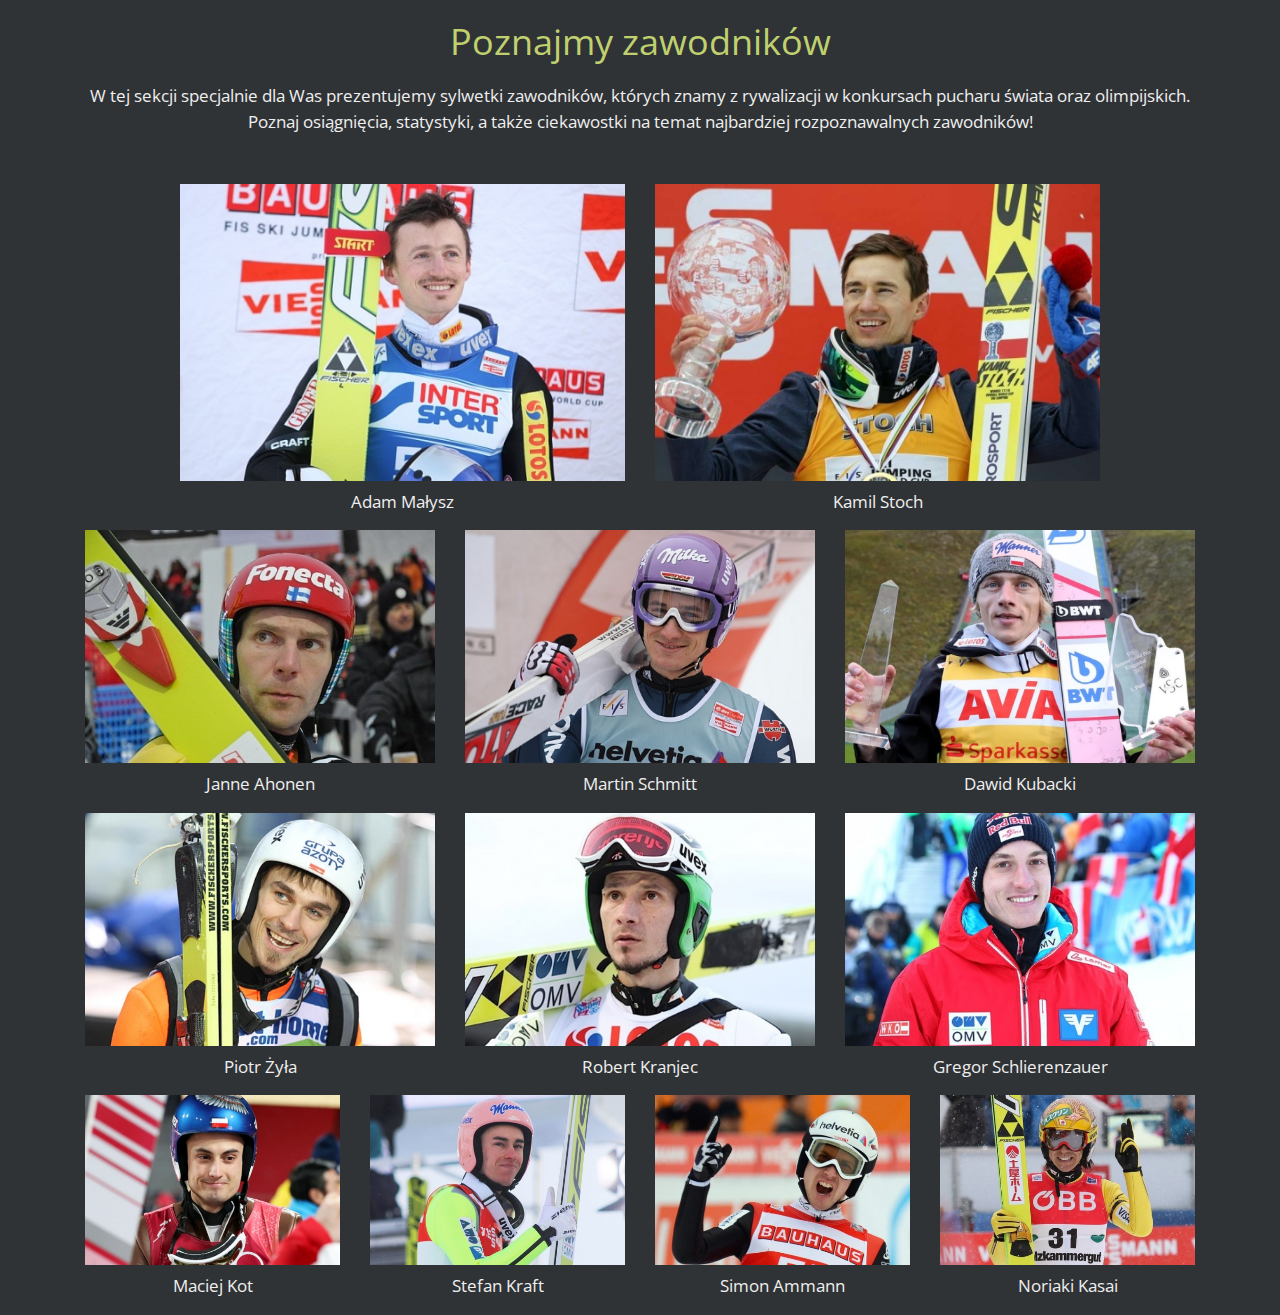
<file: bootstrap/index.html>
<!DOCTYPE html>
<html lang="pl">
<head>

	<meta charset="utf-8">
	<meta name="viewport" content="width=device-width, initial-scale=1, shrink-to-fit=no">
	
	<title>Skoki narciarskie</title>
	<meta name="description" content="Blog o skokach narciarskich">
	<meta name="keywords" content="skoki narciarskie, skoczkowie, wyniki">
	<meta name="author" content="Jan Kowalski">
	<meta http-equiv="X-Ua-Compatible" content="IE=edge">

	<script type="text/javascript" src="http://livejs.com/live.js"></script>
	
	<link rel="stylesheet" href="css/bootstrap.min.css">
	<link rel="stylesheet" href="css/main.css">

	<link href="https://fonts.googleapis.com/css?family=Open+Sans:400,700&amp;subset=latin-ext" rel="stylesheet">
	
	<!--[if lt IE 9]>
	<script src="https://cdnjs.cloudflare.com/ajax/libs/html5shiv/3.7.3/html5shiv.min.js"></script>
	<![endif]-->
	
</head>

<body>
	
	<main>
		
		<section class="jumpers">
		
			<div class="container">
								
				<header>
					<h1>Poznajmy zawodników</h1>
					<p>W tej sekcji specjalnie dla Was prezentujemy sylwetki zawodników, których znamy z rywalizacji w konkursach pucharu świata oraz olimpijskich. Poznaj osiągnięcia, statystyki, a także ciekawostki na temat najbardziej rozpoznawalnych zawodników!</p>
				</header>
				
				<div class="row">
					
					<div class="col-sm-6 col-md-5 offset-md-1">
					
						<figure>
							<a href="#"><img src="img/malysz.jpg" alt="Adam Małysz"></a>
							<figcaption>Adam Małysz</figcaption>
						</figure>
					
					</div>
					
					<div class="col-sm-6 col-md-5">
					
						<figure>
							<a href="#"><img src="img/stoch.jpg" alt="Kamil Stoch"></a>
							<figcaption>Kamil Stoch</figcaption>
						</figure>
					
					</div>

					<div class="col-sm-6 col-md-4">
					
						<figure>
							<a href="#"><img src="img/ahonen.jpg" alt="Janne Ahonen"></a>
							<figcaption>Janne Ahonen</figcaption>
						</figure>
					
					</div>

					<div class="col-sm-6 col-md-4">
					
						<figure>
							<a href="#"><img src="img/schmitt.jpg" alt="Martin Schmitt"></a>
							<figcaption>Martin Schmitt</figcaption>
						</figure>
					
					</div>

					<div class="col-sm-6 col-md-4">
					
						<figure>
							<a href="#"><img src="img/kubacki.jpg" alt="Dawid Kubacki"></a>
							<figcaption>Dawid Kubacki</figcaption>
						</figure>
					
					</div>

					<div class="col-sm-6 col-md-4">
					
						<figure>
							<a href="#"><img src="img/zyla.jpg" alt="Piotr Żyła"></a>
							<figcaption>Piotr Żyła</figcaption>
						</figure>
					
					</div>

					<div class="col-sm-6 col-md-4">
					
						<figure>
							<a href="#"><img src="img/kranjec.jpg" alt="Robert Kranjec"></a>
							<figcaption>Robert Kranjec</figcaption>
						</figure>
					
					</div>

					<div class="col-sm-6 col-md-4">
					
						<figure>
							<a href="#"><img src="img/schlierenzauer.jpg" alt="Gregor Schlierenzauer"></a>
							<figcaption>Gregor Schlierenzauer</figcaption>
						</figure>
					
					</div>
					
					<div class="col-sm-6 col-md-3">
					
						<figure>
							<a href="#"><img src="img/kot.jpg" alt="Maciej Kot"></a>
							<figcaption>Maciej Kot</figcaption>
						</figure>
					
					</div>
					
					<div class="col-sm-6 col-md-3">
					
						<figure>
							<a href="#"><img src="img/kraft.jpg" alt="Stefan Kraft"></a>
							<figcaption>Stefan Kraft</figcaption>
						</figure>
					
					</div>					
					
					<div class="col-sm-6 col-md-3">
					
						<figure>
							<a href="#"><img src="img/ammann.jpg" alt="Simon Ammann"></a>
							<figcaption>Simon Ammann</figcaption>
						</figure>
					
					</div>						
					
					<div class="col-sm-6 col-md-3">
					
						<figure>
							<a href="#"><img src="img/kasai.jpg" alt="Noriaki Kasai"></a>
							<figcaption>Noriaki Kasai</figcaption>
						</figure>
					
					</div>						

				</div>
				
			</div>	
				
		</section>
		
	</main>
	
	<script src="https://code.jquery.com/jquery-3.3.1.slim.min.js" integrity="sha384-q8i/X+965DzO0rT7abK41JStQIAqVgRVzpbzo5smXKp4YfRvH+8abtTE1Pi6jizo" crossorigin="anonymous"></script>
    <script src="https://cdnjs.cloudflare.com/ajax/libs/popper.js/1.14.7/umd/popper.min.js" integrity="sha384-UO2eT0CpHqdSJQ6hJty5KVphtPhzWj9WO1clHTMGa3JDZwrnQq4sF86dIHNDz0W1" crossorigin="anonymous"></script>
	<script type="text/javascript" src="js/bootstrap.min.js"></script>


</body>
</html>
</file>
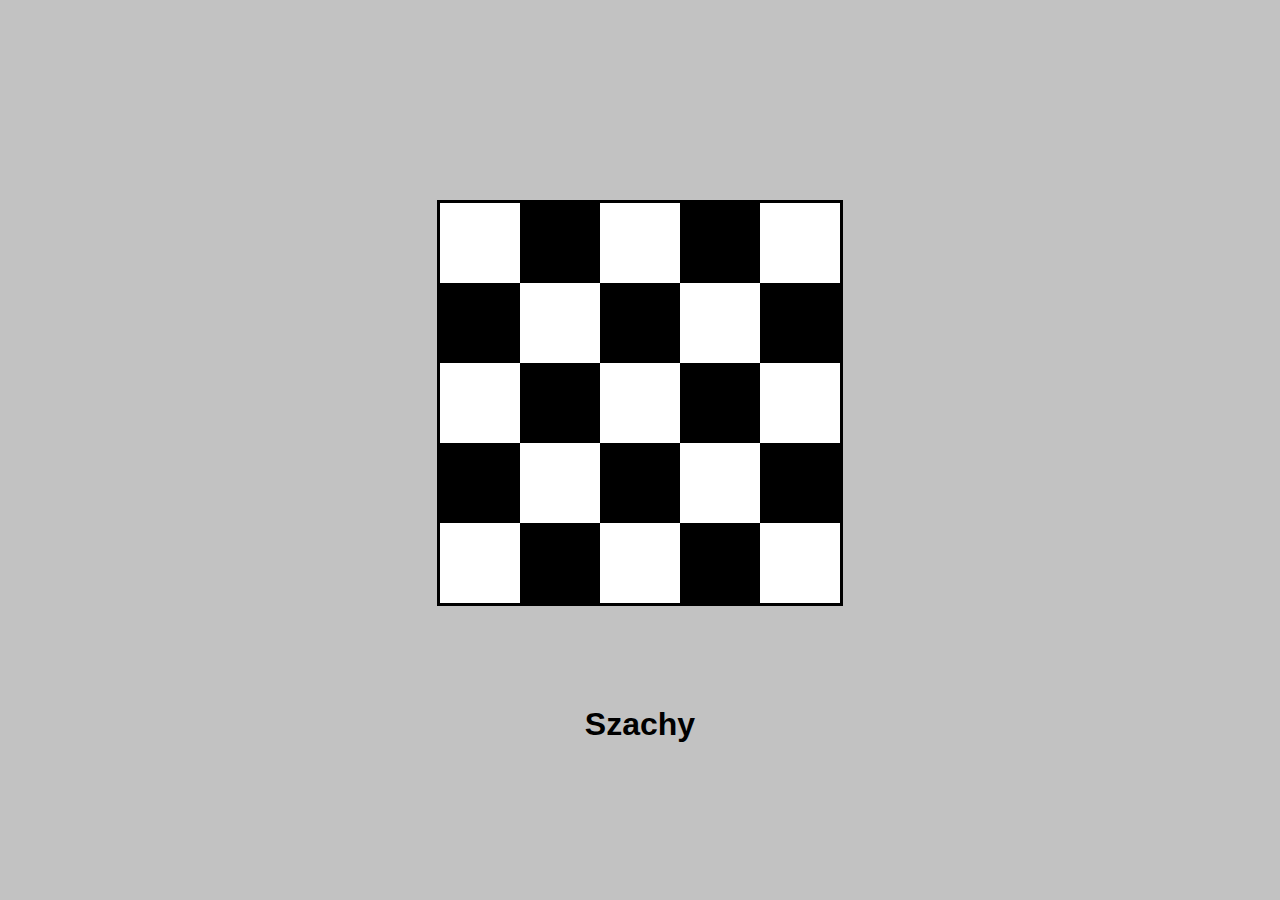
<file: Chess-Board/index.html>
<!DOCTYPE html>
<html lang="en">
<head>
    <meta charset="UTF-8">
    <meta name="viewport" content="width=device-width, initial-scale=1.0">
    <meta http-equiv="X-UA-Compatible" content="ie=edge">
    <title>ChessBoard</title>

    <script type="text/javascript" src="http://livejs.com/live.js"></script>

    <link rel="stylesheet"  type="text/css" href="style.css">

</head>
<body>

    <div id="board">

        <div></div>
        <div></div>
        <div></div>
        <div></div>
        <div></div>        

        <div></div>
        <div></div>
        <div></div>
        <div></div>
        <div></div>

        <div></div>
        <div></div>
        <div></div>
        <div></div>
        <div></div>

        <div></div>
        <div></div>
        <div></div>
        <div></div>
        <div></div>

        <div></div>
        <div></div>
        <div></div>
        <div></div>
        <div></div>
    </div>

    <h1>Szachy</h1>

</body>
</html>
</file>
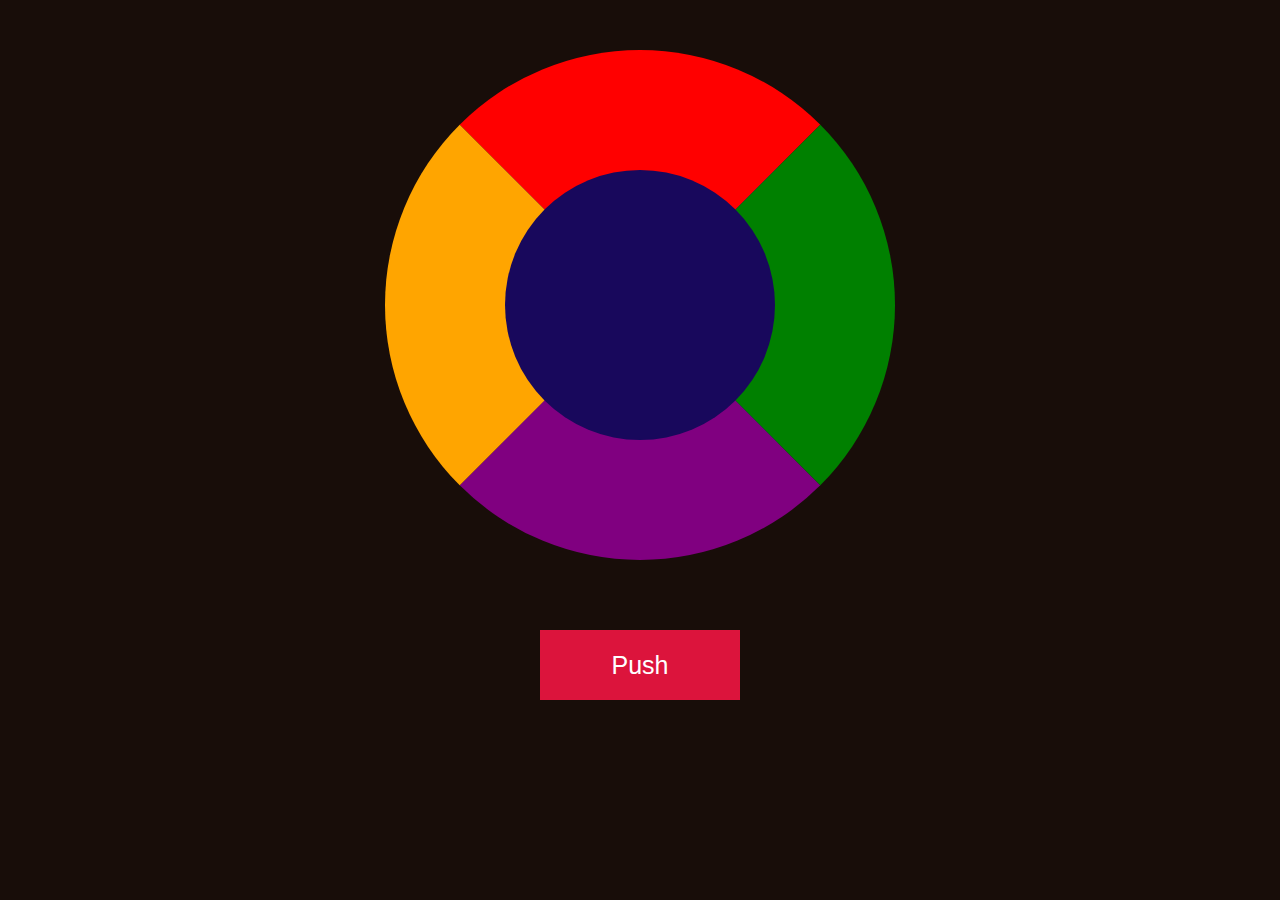
<file: circleAnimation/index.html>
<!DOCTYPE html>
<html lang="en">
<head>
    <meta charset="UTF-8">
    <meta name="viewport" content="width=device-width, initial-scale=1.0">
    <meta http-equiv="X-UA-Compatible" content="ie=edge">
    <title>Circle animation</title>

    <link rel="stylesheet" type="text/css" href="style.css">

</head>
<body>
    
    <div class="circle"></div>

    <button>Push</button>

    <script src="https://ajax.googleapis.com/ajax/libs/jquery/3.3.1/jquery.min.js"></script>
    <script>
        $('button').on('click', function(){
            $('.circle').toggleClass('rotated');
        });
    </script>
    <!-- <script src="script.js"></script> -->

</body>
</html>
</file>
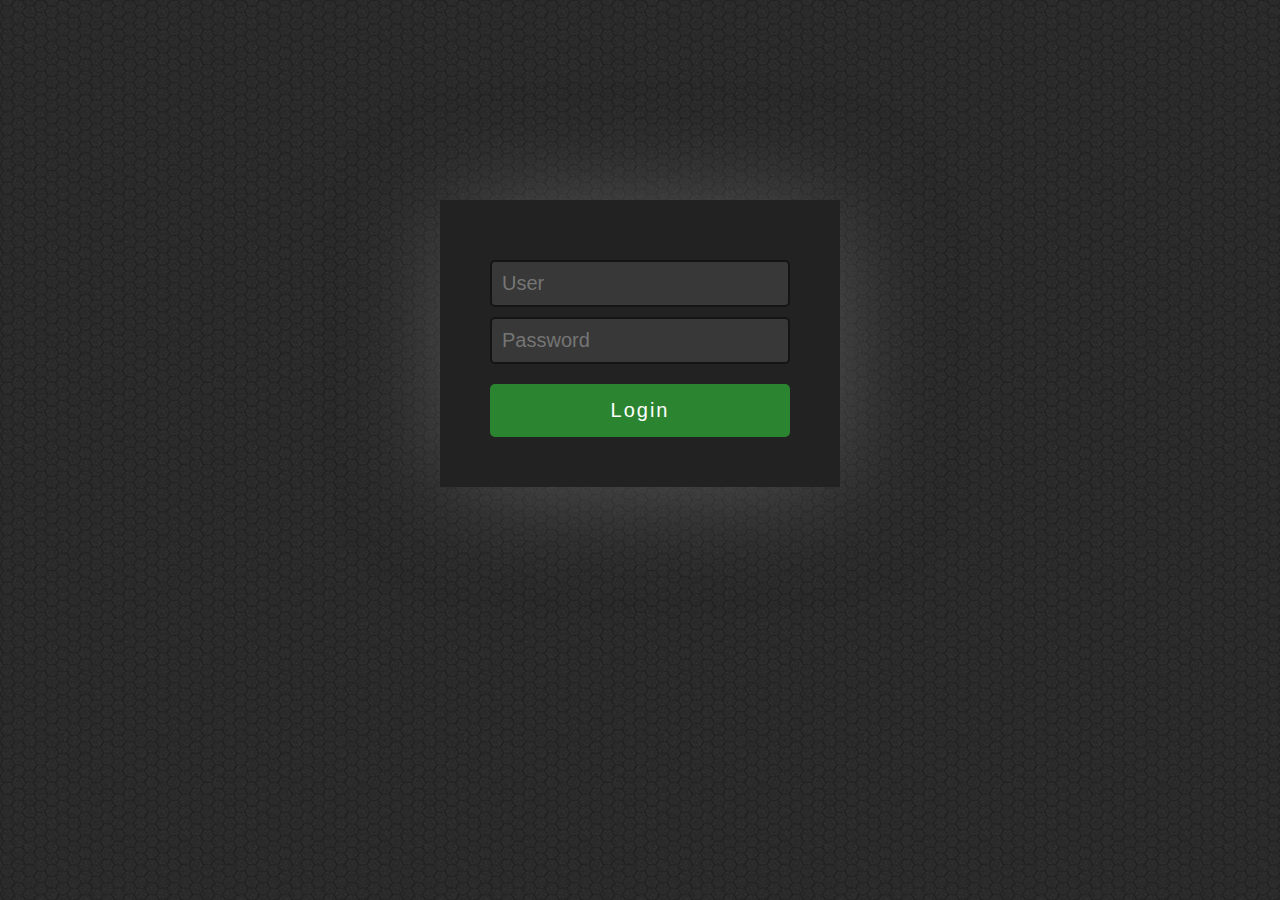
<file: formStyling/index.html>
<!DOCTYPE HTML>
<html lang="pl">
<head>
	<meta charset="utf-8" />
	<title>Form</title>

    <script type="text/javascript" src="http://livejs.com/live.js"></script>
    
	<link rel="stylesheet" type="text/css" href="style.css">

</head>
<body>

    <div class="container">
        <form>
            <input type="text" placeholder="User">
            <input type="password" placeholder="Password">
            <input type="submit" value="Login">

        </form>
    </div>

</body>
</html>
</file>
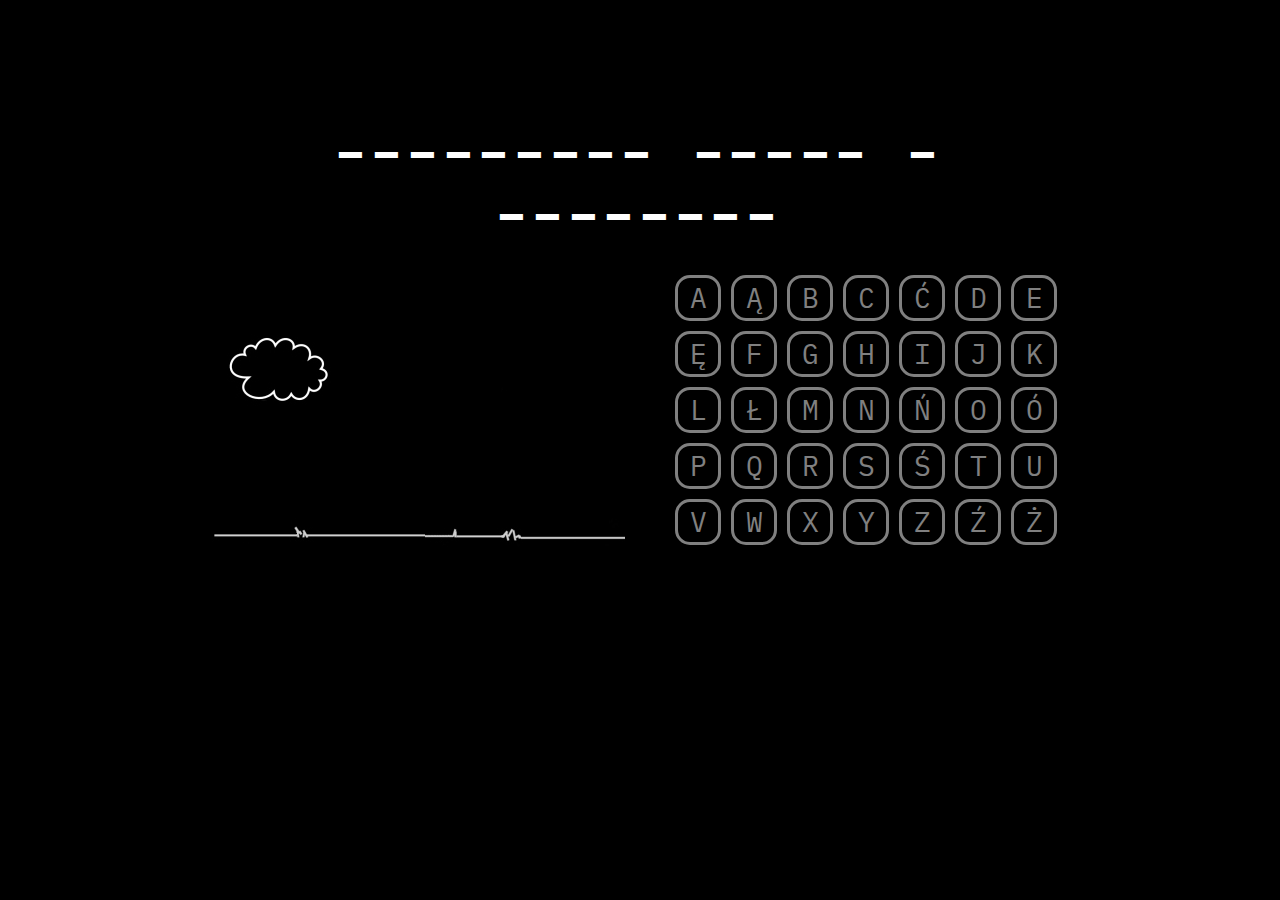
<file: hangman/index.html>
<!DOCTYPE HTML>
<html lang="pl">
<head>
	<meta charset="utf-8" />
	<title>Hang-Man</title>

	<script type="text/javascript" src="http://livejs.com/live.js"></script>
	<link href="https://fonts.googleapis.com/css?family=IBM+Plex+Mono:400,600&amp;subset=latin-ext" rel="stylesheet">
	<!-- <script type="text/javascript" src="https://code.jquery.com/jquery-3.3.1.js"></script> -->

	<script type="text/javascript" src="script.js"></script>
	<link rel="stylesheet" type="text/css" href="style.css">

</head>
<body>

	<div id="container">
		<div id="board"></div>
		<div id="gibbet">
			<img src="img/s0.jpg"/>
		</div>
		<div id="alphabet"></div>
		<div style="clear: both;"></div>
	</div>

</body>
</html>
</file>
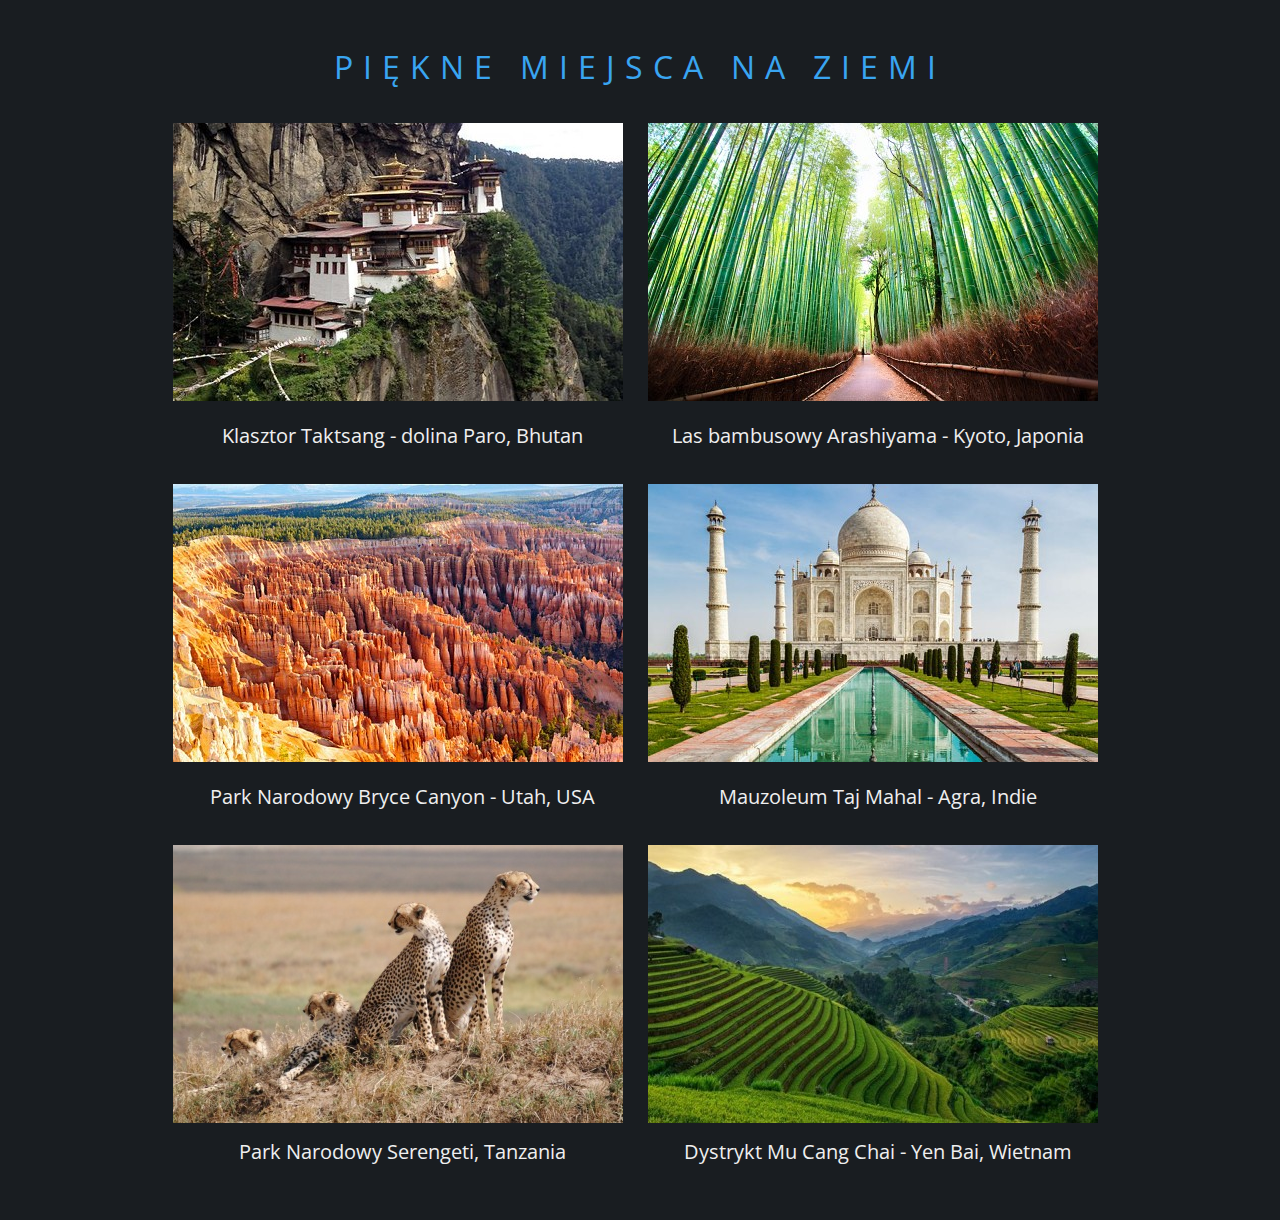
<file: hoverEffects/index.html>
<!DOCTYPE html>
<html lang="pl">
<head>

	<meta charset="utf-8">
	<title>Galeria zdjęć</title>
	<meta name="description" content="Piękne miejsca na Ziemi">
	<meta name="keywords" content="Taktsang, Paro, Bhutan, Arashiyama, Kyoto, Japonia, Bryce Canyon, Utah, USA, Taj Mahal, Agra, Indie, Serengeti, Tanzania, Mu Cang Chai, Yen Bai, Wietnam">
	<meta name="author" content="MZ">
	
    <meta http-equiv="X-Ua-Compatible" content="IE=edge,chrome=1">
    
    <script type="text/javascript" src="http://livejs.com/live.js"></script>
	
	<link rel="stylesheet" href="css/style.css">
	<link rel="stylesheet" href="css/fontello.css">

	<link href="https://fonts.googleapis.com/css?family=Open+Sans:400,700&amp;subset=latin-ext" rel="stylesheet">
	
	<!--[if lt IE 9]>
	<script src="//cdnjs.cloudflare.com/ajax/libs/html5shiv/3.7.3/html5shiv.min.js"></script>
	<![endif]-->
	
</head>

<body>
	
	<main>
	
		<article>
		
			<div class="container">
			
				<header>
					<h1>Piękne miejsca na Ziemi</h1>
				</header>
			
				<div class="postcard">
				
					<div class="photo1"> 
						<a href="#"><img src="img/01.jpg" alt="Taktsang"></a>
					</div>
					<p>Klasztor Taktsang - dolina Paro, Bhutan</p>
					
				</div>
				
				<div class="postcard">
				
					<div class="photo2"> 
						<a href="#"><img src="img/02.jpg" alt="Arashiyama"></a>
					</div>
					<p>Las bambusowy Arashiyama - Kyoto, Japonia</p>
					
				</div>
				
				<div class="postcard">
				
					<div class="photo3"> 
						<a href="#"><img src="img/03.jpg" alt="Bryce Canyon"></a>
                        <a href="#" class="overlay"><p>Rok założenia: 1928</p></a>
                    </div>
					<p>Park Narodowy Bryce Canyon - Utah, USA</p>
					
				</div>
				
				<div class="postcard">
				
					<div class="photo4"> 
                        <a href="#"><img src="img/04.jpg" alt="Taj Mahal"></a>
                        <a href="#" class="overlay"><span class="icon"><i class="icon-search"></i></span></a>
					</div>
					<p>Mauzoleum Taj Mahal - Agra, Indie</p>
					
				</div>				
				

				<div class="postcard">
				
					<div class="photo5"> 
						<a href="#"><img src="img/05.jpg" alt="Serengeti"></a>
					</div>
					<p>Park Narodowy Serengeti, Tanzania</p>
					
				</div>

				<div class="postcard">
				
					<div class="photo6"> 
						<a href="#"><img src="img/06.jpg" alt="Mu Cang Chai"></a>
					</div>	
					<p>Dystrykt Mu Cang Chai - Yen Bai, Wietnam</p>
				</div>				
	
			</div>

		</article>
	
	</main>
	
</body>
</html>
</file>
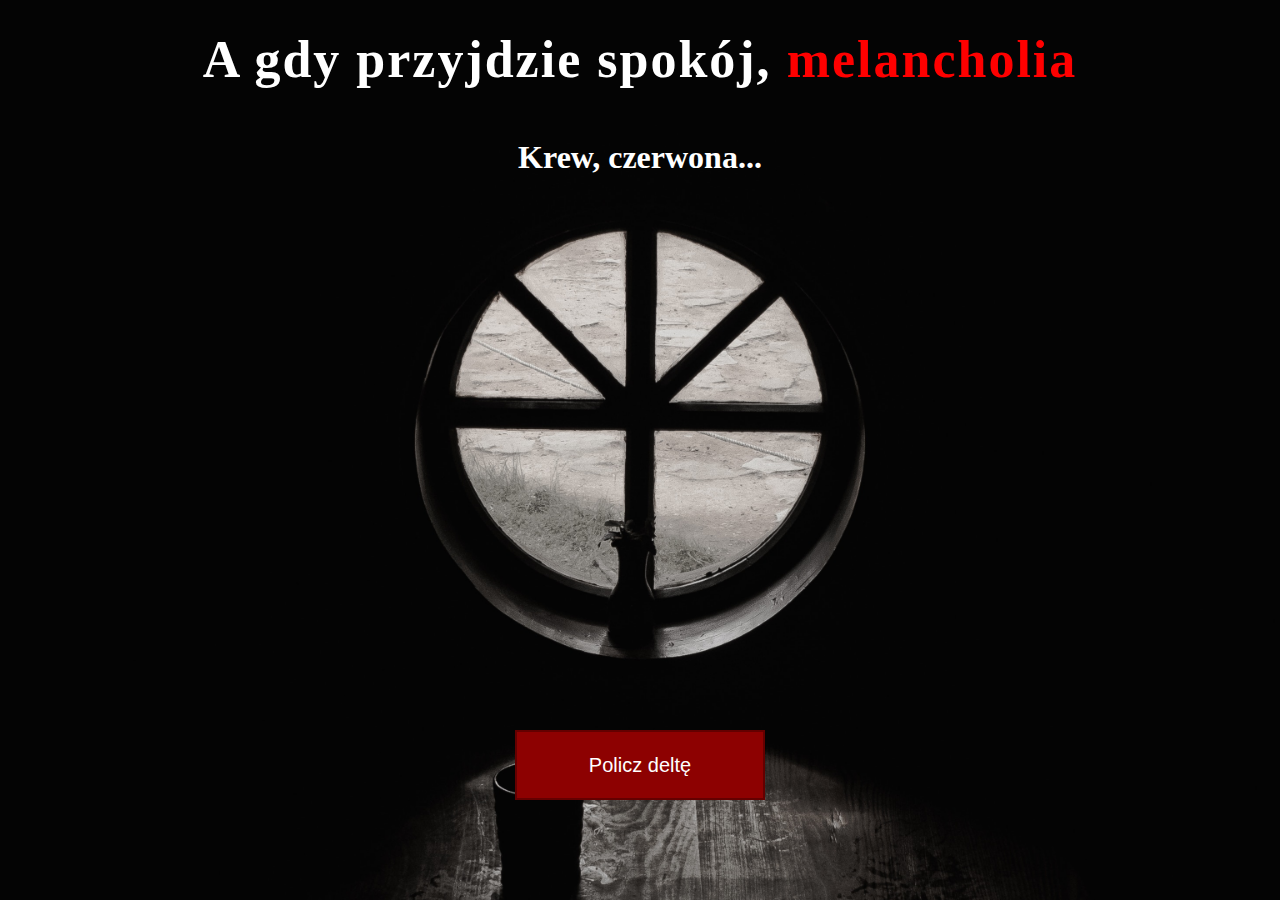
<file: landingPage/index.html>
<!DOCTYPE html>
<html lang="pl">

<head>

    <meta charset="utf-8" />
    <title>Landing Page</title>
    <meta name="description" content="Example of landing page"/>
    <meta name="keywords" content="mountains, landing page, góry, melancholia" />

	<meta http-equiv="X-Ua-Compatible" content="IE=edge,chrome=1">

	<script type="text/javascript" src="http://livejs.com/live.js"></script>

    <link rel="stylesheet" type="text/css" href="css/main.css">


    	<!--[if lt IE 9]>
	<script src="//cdnjs.cloudflare.com/ajax/libs/html5shiv/3.7.3/html5shiv.min.js"></script>
	<![endif]-->

</head>
<body>

    <header>
        
        <h1>A gdy przyjdzie spokój, <span style="color: red;">melancholia</span></h1>
        <h2>Krew, czerwona...</h2>

    </header>

        <button>Policz deltę</button>
</body>
</html>
</file>
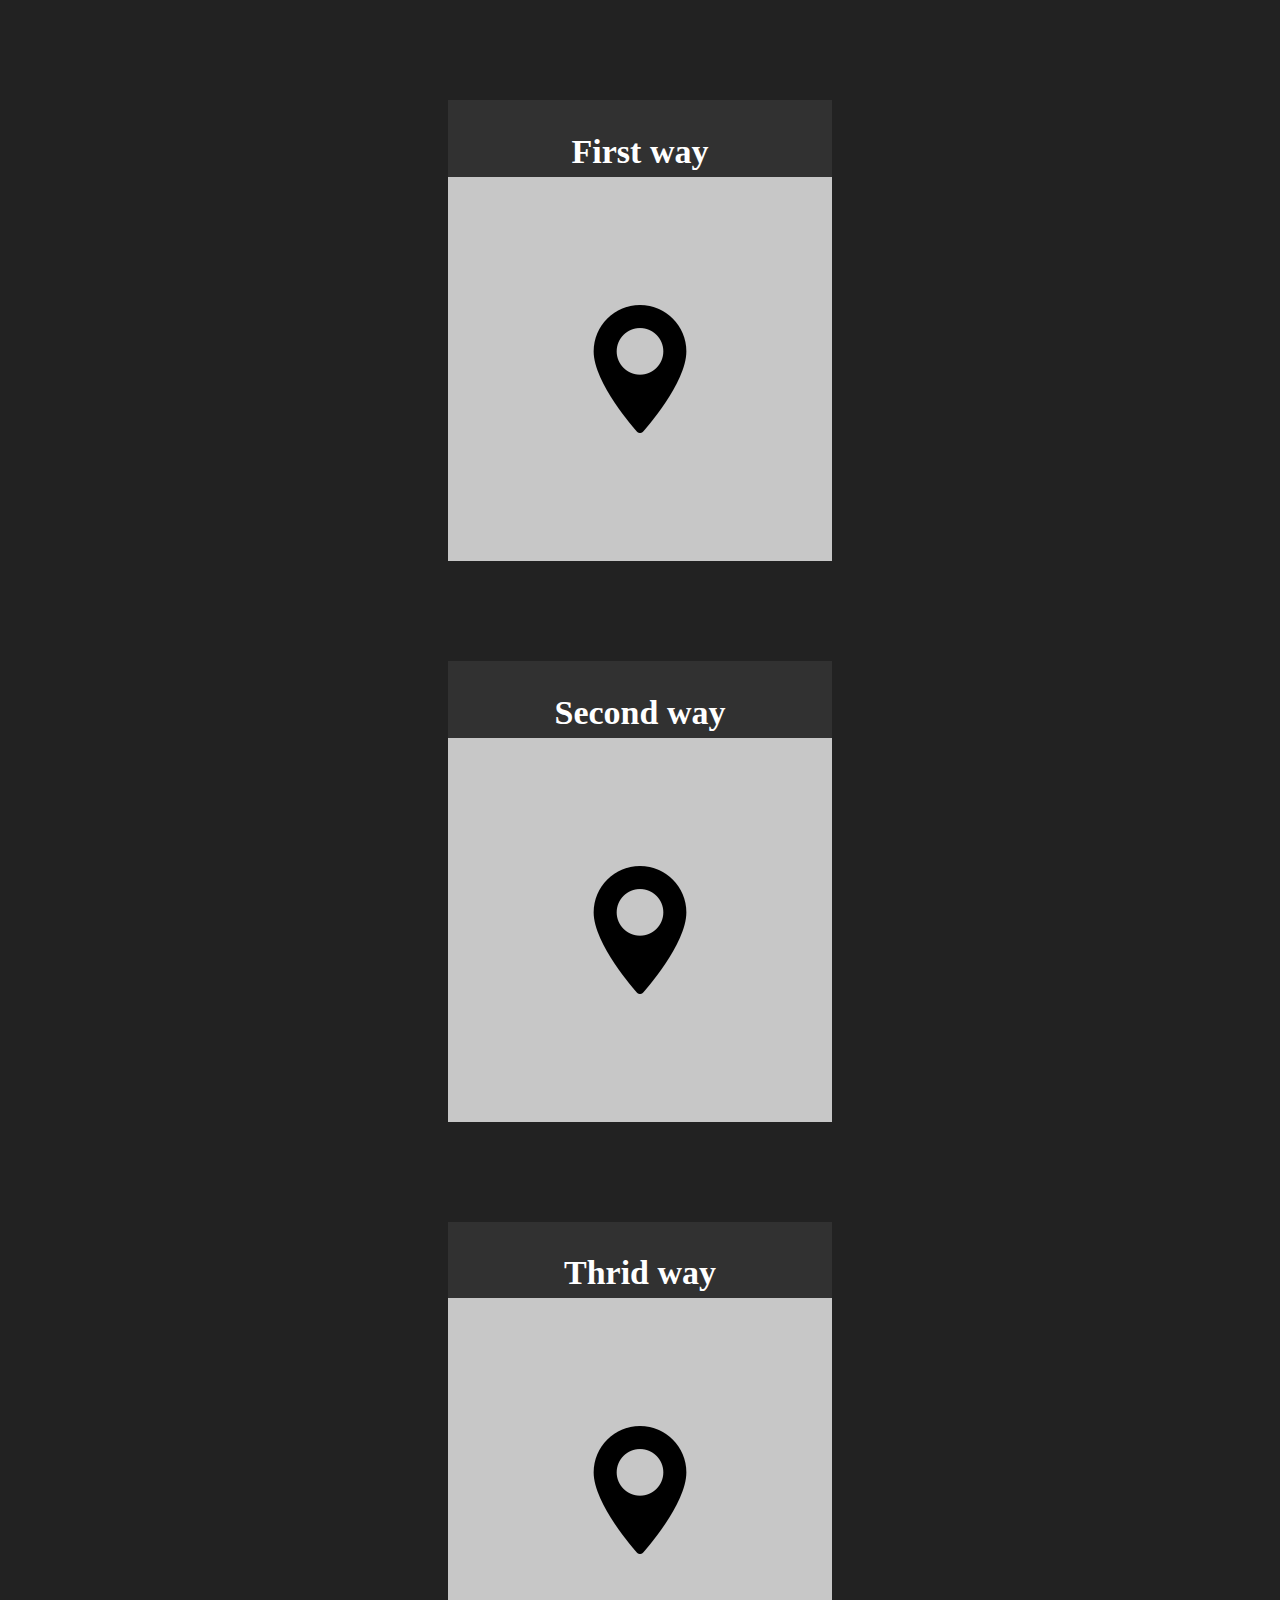
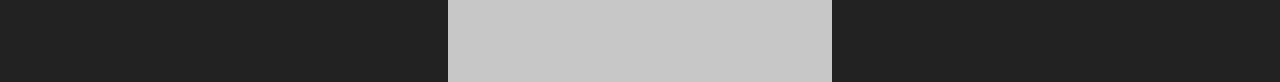
<file: ObjectsCentering/index.html>
<!DOCTYPE html>
<html lang="pl">

<head>

    <meta charset="utf-8" />
    <title>Objects Centering</title>

	<meta http-equiv="X-Ua-Compatible" content="IE=edge,chrome=1">

	<script type="text/javascript" src="http://livejs.com/live.js"></script>

    <link rel="stylesheet" type="text/css" href="css/main.css">


    	<!--[if lt IE 9]>
	<script src="//cdnjs.cloudflare.com/ajax/libs/html5shiv/3.7.3/html5shiv.min.js"></script>
	<![endif]-->

</head>
<body>

    <main>

        <section>
            
            <header>
                <h1>First way</h1>
            </header>

            <div class="container" id="d1">

                <img src="img/ptr.png" alt="" id="o1">
                
            </div>

        </section>

        <section>
            
            <header>
                <h1>Second way</h1>
            </header>

            <div class="container" id="d2">

                <img src="img/ptr.png" alt="" id="o2">
                
            </div>

        </section>

        <section>
            
            <header>
                <h1>Thrid way</h1>
            </header>

            <div class="container" id="d3">

                <img src="img/ptr.png" alt="" id="o3">
                
            </div>

        </section>

    </main>

</body>
</html>
</file>
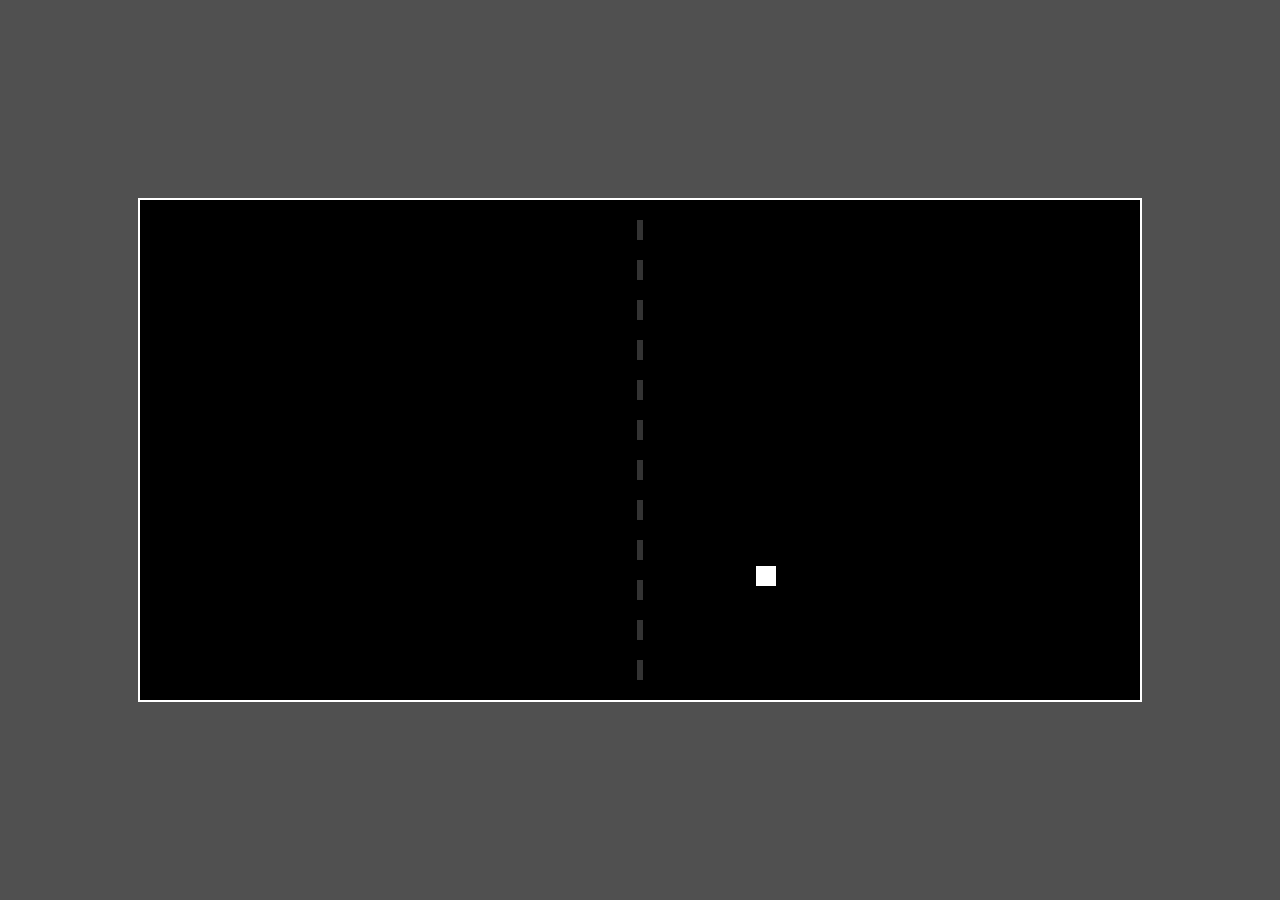
<file: pongGame/index.html>
<!DOCTYPE html>
<html lang="pl">
<head>
    <meta charset="UTF-8">
    <title>Pong Game</title>

	<script type="text/javascript" src="http://livejs.com/live.js"></script>

    <link rel="stylesheet" type="text/css" href="style.css" />
    
</head>
    <body>
        <canvas></canvas>
        <script src="game.js"></script>
    </body>
</html>
</file>
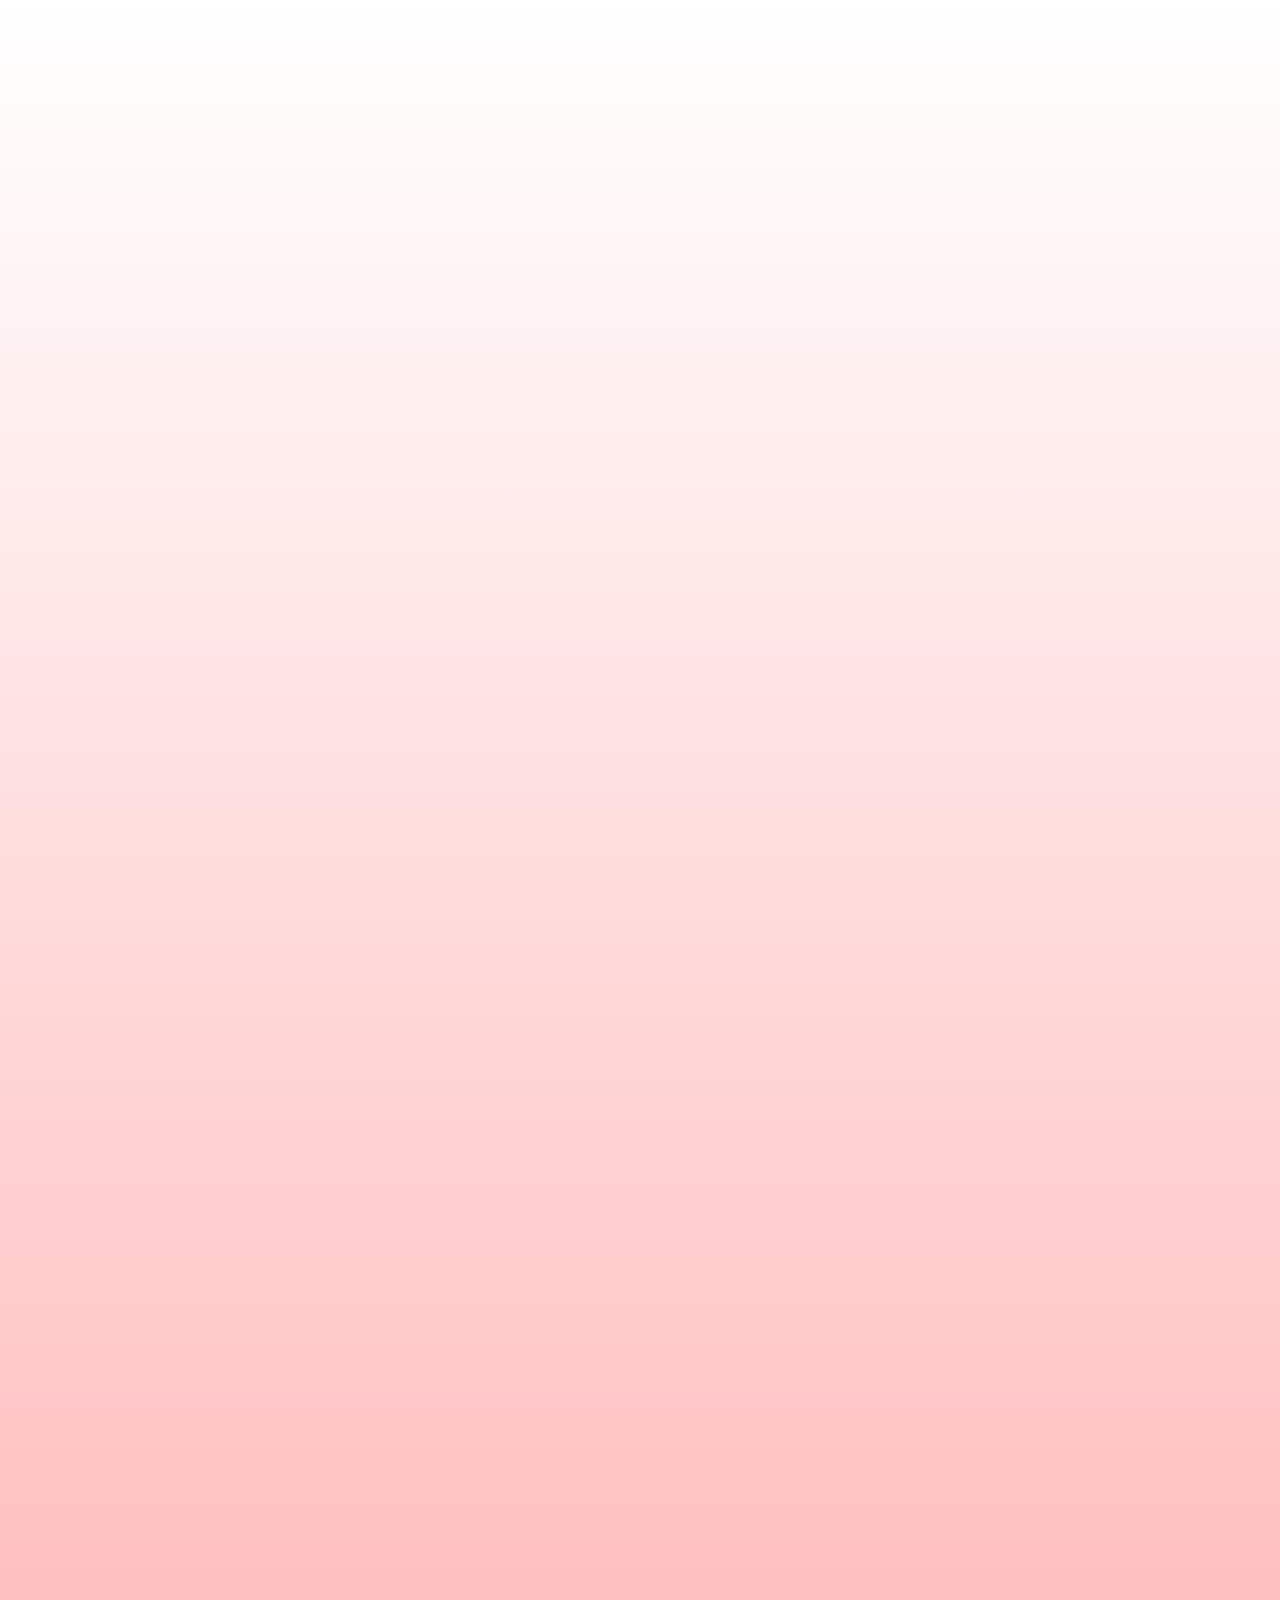
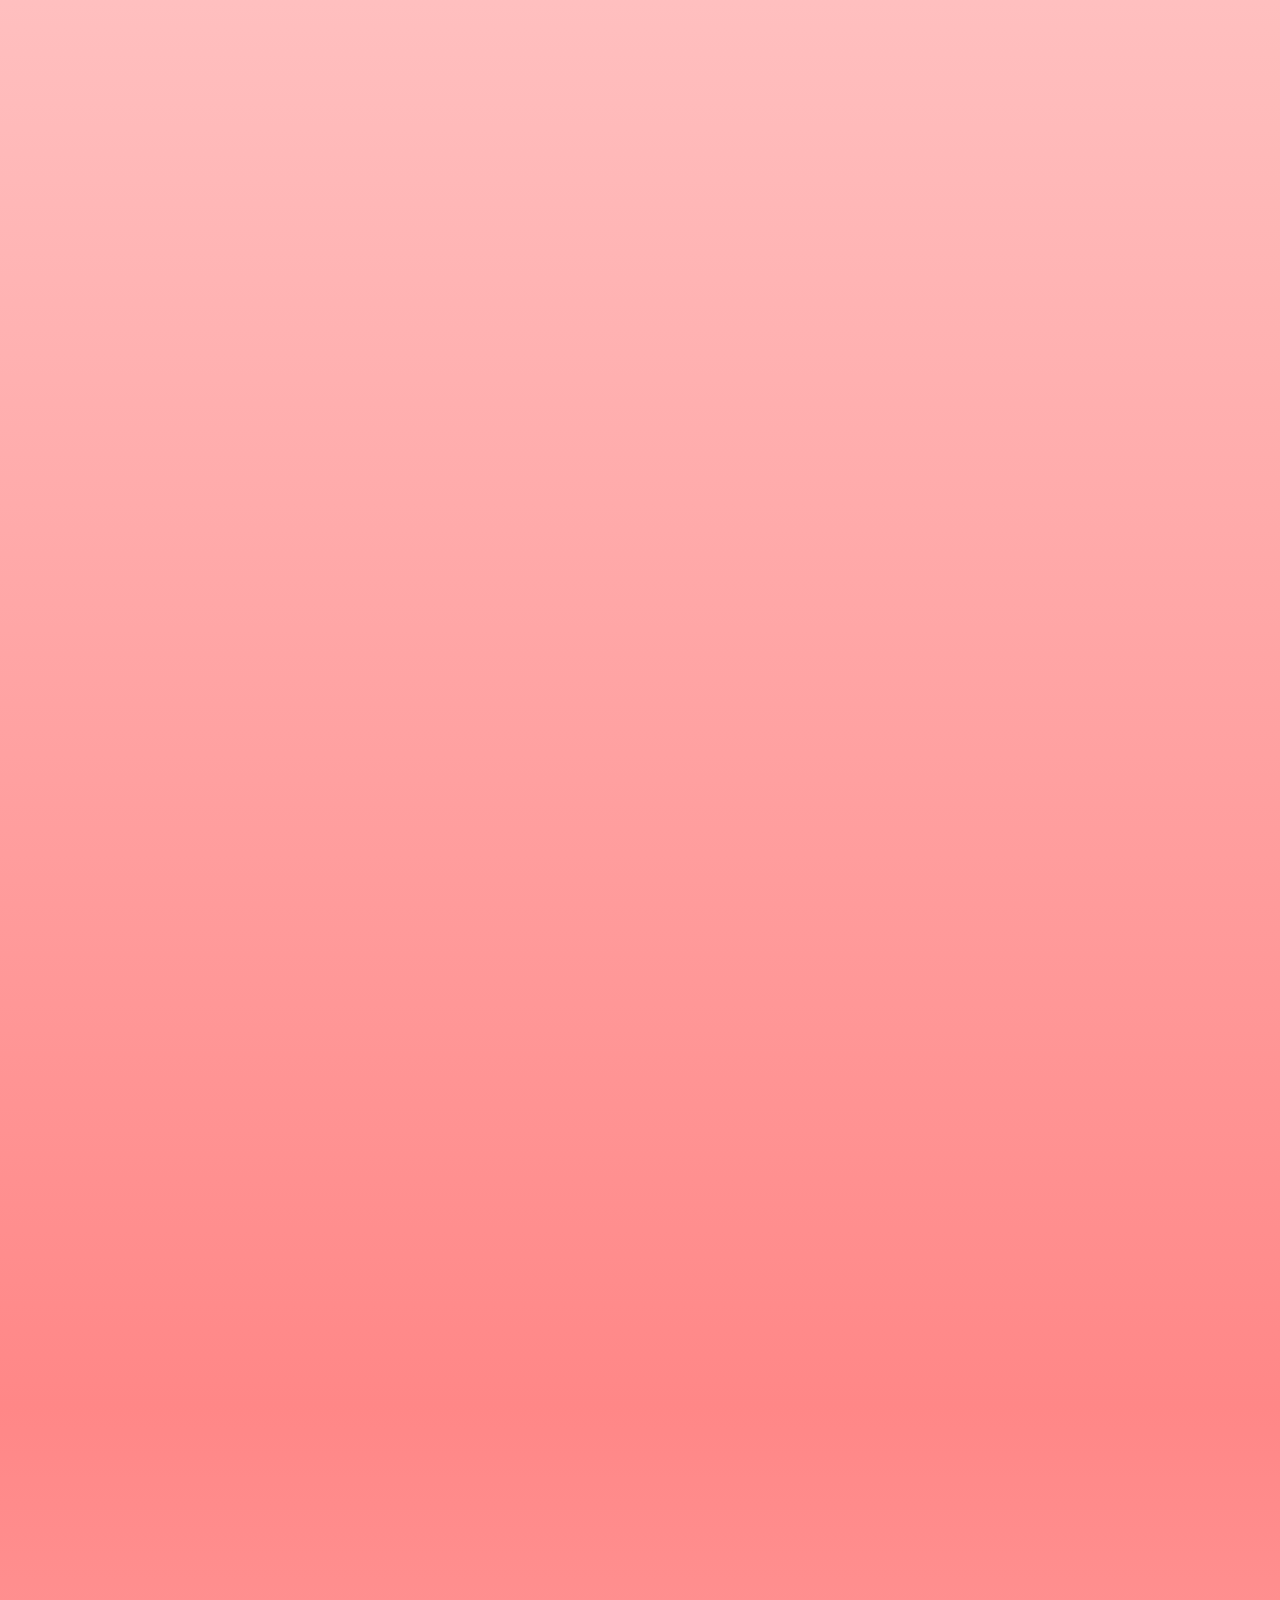
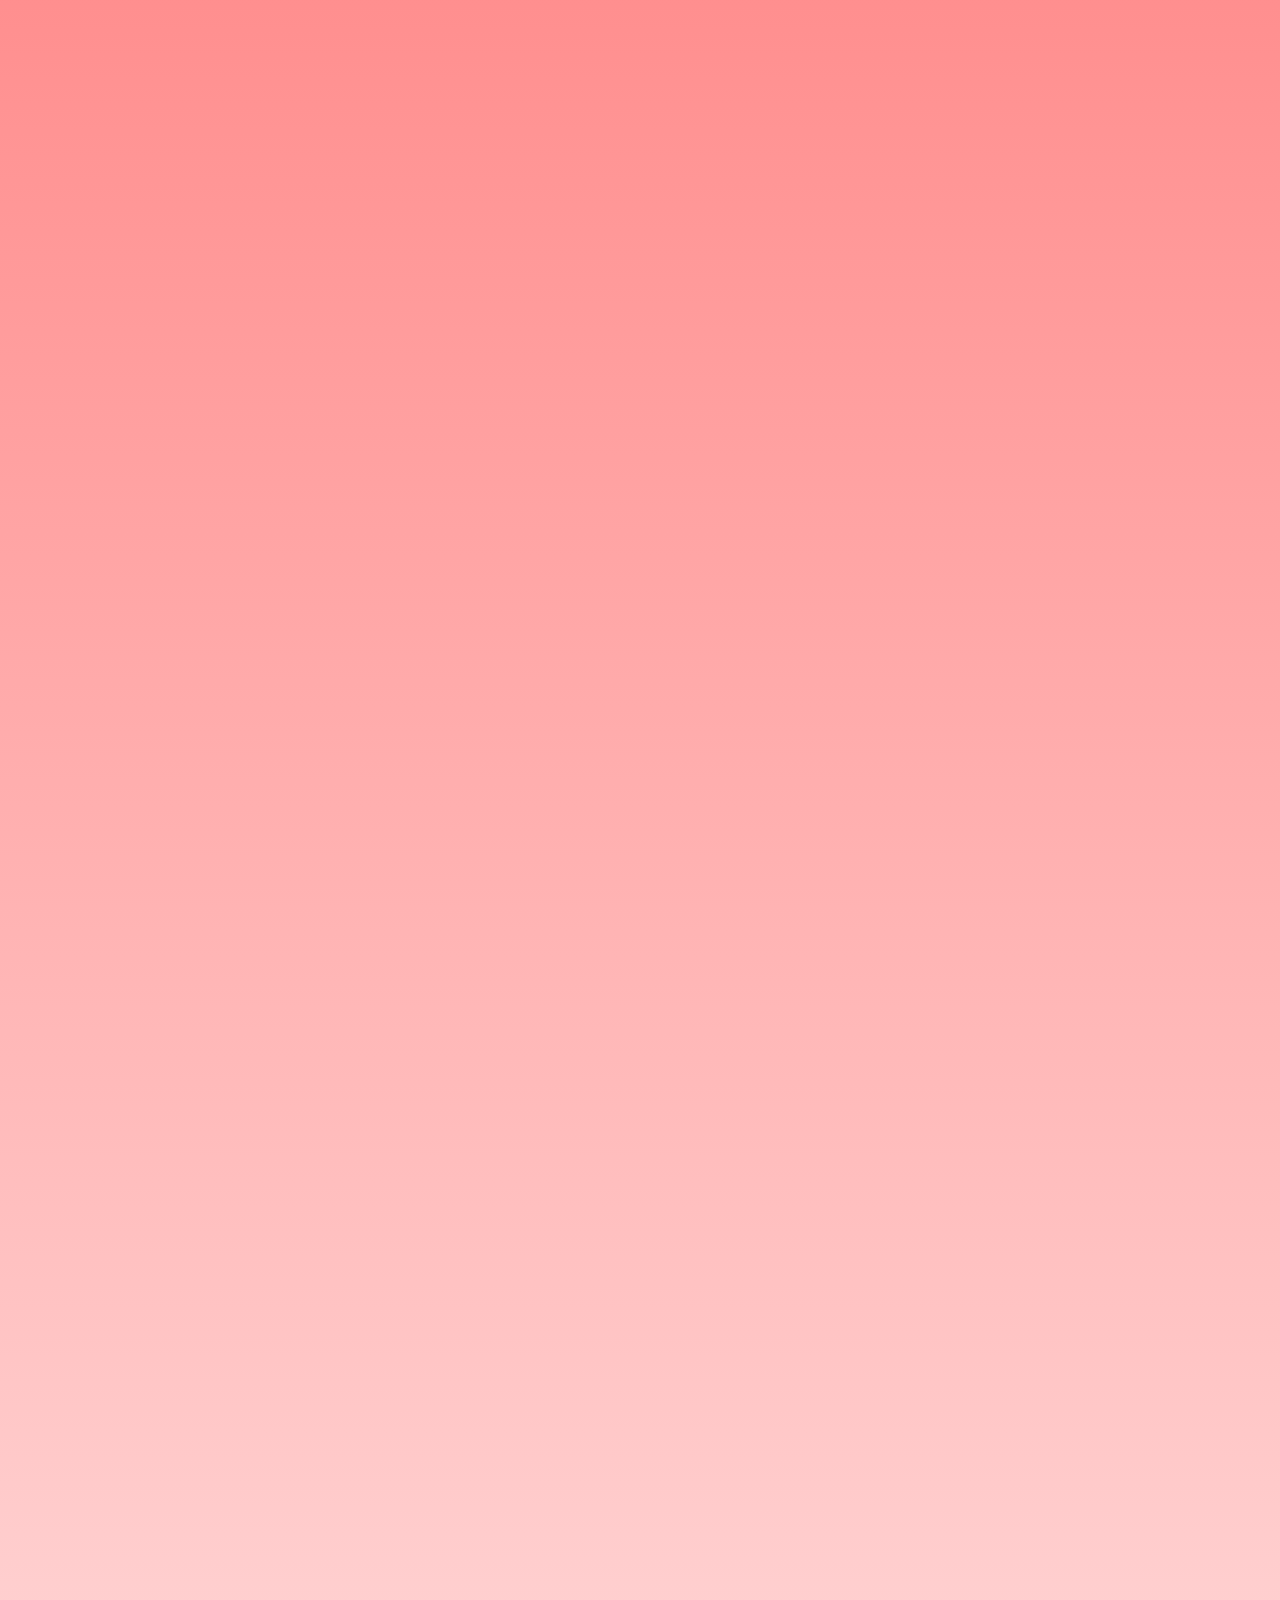
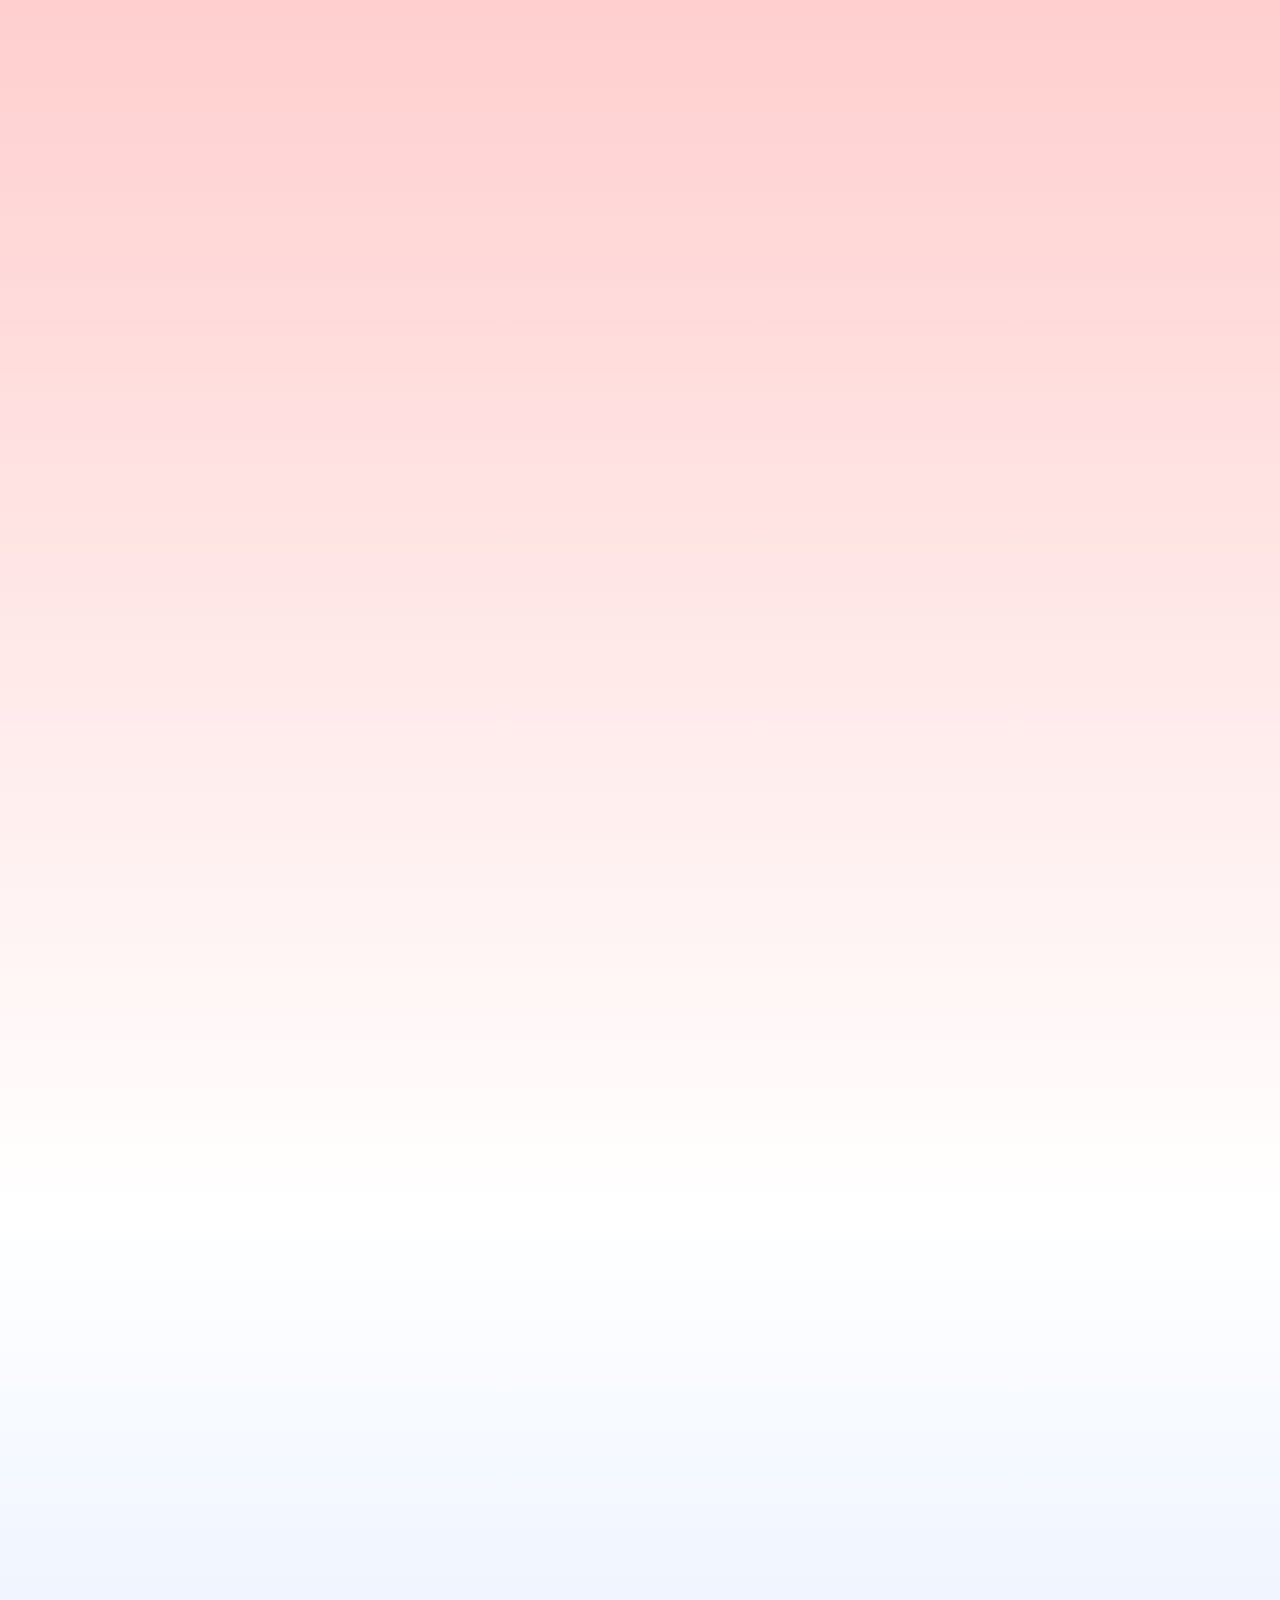
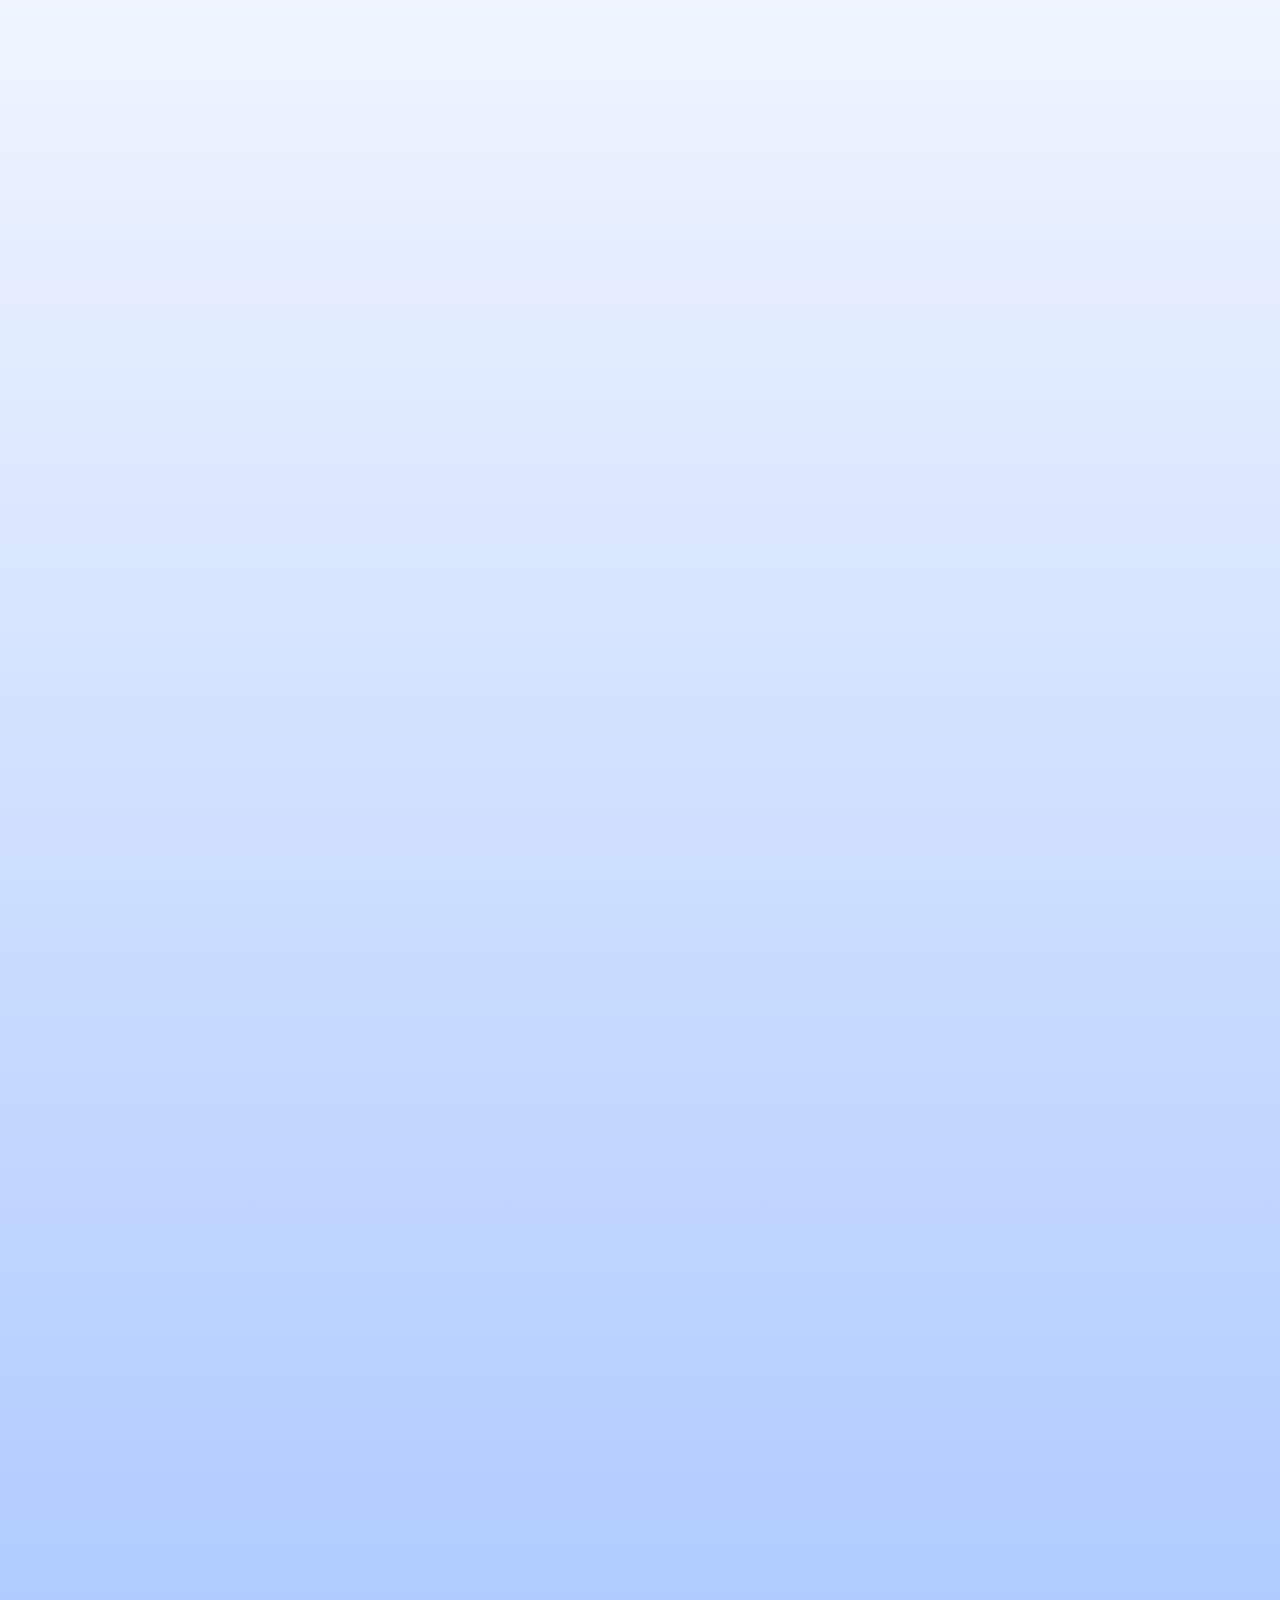
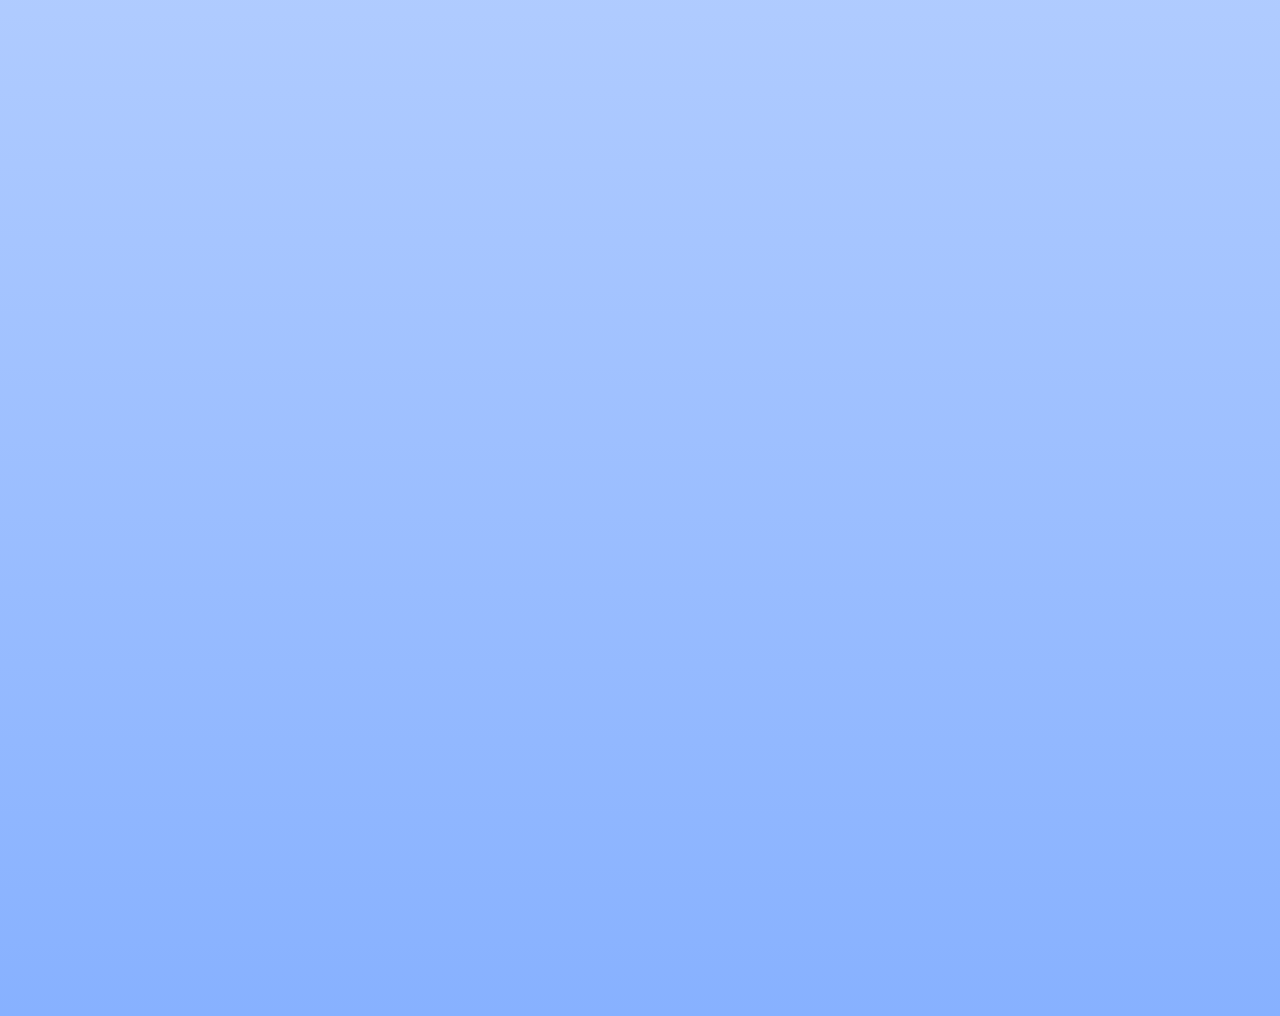
<file: Progress-scroll-bar/index.html>
<!DOCTYPE html>
<html lang="en">
<head>
    <meta charset="UTF-8">
    <meta name="viewport" content="width=device-width, initial-scale=1.0">
    <meta http-equiv="X-UA-Compatible" content="ie=edge">
    <title>...</title>

    <style>
    
        body
        {
            background: linear-gradient( white, rgba(255, 0, 0, 0.472), white, rgba(0, 89, 255, 0.472));            
            min-height: 1000vh;
        }

        .bar
        {
            position: fixed;
            top: 0;
            left: 0;
            width: 0px;
            height: 4vh;
            background-color: black;
            transition: width 0.5s linear;
        }

    </style>

</head>
<body>
    
    <div class="bar"></div>

    <script src="https://ajax.googleapis.com/ajax/libs/jquery/3.4.0/jquery.min.js"></script>
    <script>

        const progressBar = () =>{

            let currentScroll = Math.round($(window).scrollTop() / ($(document).height() - $(window).height()) * 100);

            $(".bar").css("width", currentScroll + "%");

        }

        $(document).on("scroll", progressBar);

    </script>

</body>
</html>
</file>
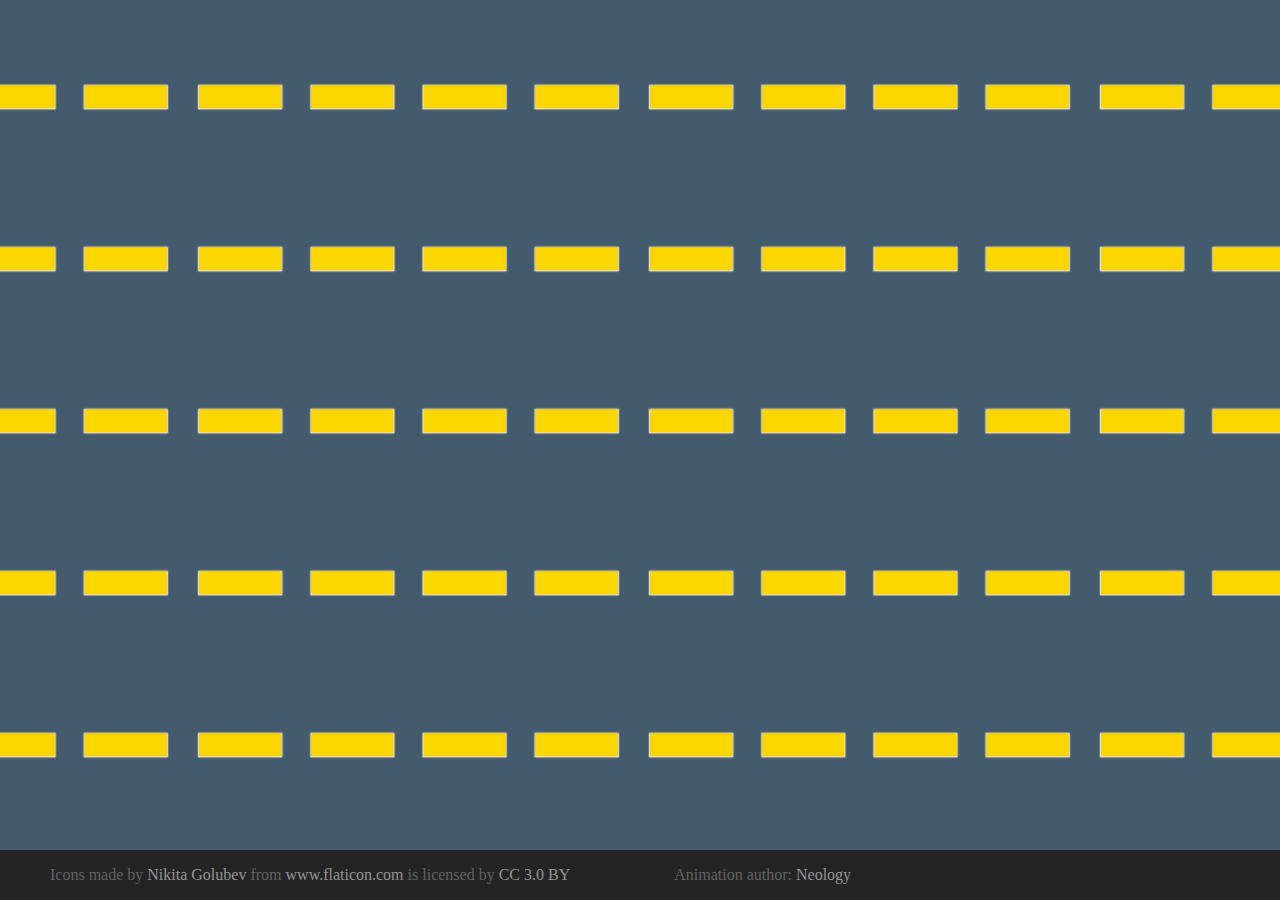
<file: raceAnimaton/index.html>
<!DOCTYPE html>
<html lang="pl">
    <head>
        <meta charset="utf-8">
        <meta http-equiv="X-UA-Compatible" content="IE=edge">
        <title>Race animation</title>

        <script type="text/javascript" src="http://livejs.com/live.js"></script>

        <link rel="stylesheet" href="main.css">

    </head>
    <body>
        <!--[if lt IE 7]>
            <p class="browsehappy">You are using an <strong>outdated</strong> browser. Please <a href="#">upgrade your browser</a> to improve your experience.</p>
        <![endif]-->
        
        <div class="board"></div>

        <footer>
            <div id="icons-rights">
                <p>Icons made by <a href="https://www.flaticon.com/authors/nikita-golubev" title="Nikita Golubev">Nikita Golubev</a> 
                from <a href="https://www.flaticon.com/" title="Flaticon">www.flaticon.com</a> 
                is licensed by <a href="http://creativecommons.org/licenses/by/3.0/" title="Creative Commons BY 3.0" target="_blank">CC 3.0 BY</a></p>

                <p> Animation author: <a href="http://github.com/Neology92">Neology</a></p>
            </div>
        </footer>

    </body>
</html>
</file>
<file: bootstrap/css/main.css>
body
{
	background-color: #2F3336;
	color: #efefef;
    font-family: 'Open Sans', sans-serif;
    font-size: 17px;
}

h1
{
	font-size: 36px;
	font-weight: 400;
	color: #C0D06F;
	margin: 20px;
}

.jumpers
{
	text-align: center;
}

.jumpers img
{
	width: 100%;
	height: auto;
}

.jumpers p
{
	margin-bottom: 50px;
}

.jumpers figcaption
{
	margin-top: 8px;
}
</file>
<file: Chess-Board/style.css>
body{
    background-color: rgb(194, 194, 194);
}

*{
    padding: 0;
    margin: 0;
}

#board{
    width: 400px;
    background-color: rgb(110, 110, 110);
    margin: 200px auto 100px auto;
    border: 3px black solid;
    display: flex;
    flex-wrap: wrap;
}

#board div
{
    background-color: white;
    width: 80px;
    height: 80px;
}

#board div:nth-child(even)
{
    background-color: black;
}


h1
{
    text-align: center;
    font-family: arial;
}
</file>
<file: circleAnimation/style.css>
body{
    background-color: rgb(24, 13, 9);
}

.circle
{
    margin: 50px auto;
    width: 30vh;
    height: 30vh;
    background-color: rgba(25, 0, 255, 0.342);
    border-radius: 50%;
    border-top: 120px solid red;
    border-right: 120px solid green;
    border-bottom: 120px solid purple;
    border-left: 120px solid orange;

    transition: all 5s ease-in-out;
}

.rotated
{
    transform: rotate(1800deg);
    border-top-color: rgb(255, 0, 242);
    border-right-color: rgb(255, 251, 0);
    border-bottom-color: rgb(0, 204, 255);
    border-left-color: rgb(29, 6, 105);
    background-color: azure;
}

button
{
    position: absolute;
    top: 70vh;
    left: 50vw;
    margin-left: -100px;
    width: 200px;
    height: 70px;
    background-color: crimson;
    color: white;
    font-size: 25px;
    border: none;
    cursor: pointer;
}
</file>
<file: formStyling/style.css>
body
{
    background-image: url("img/dark-honeycomb.png"); /* Background pattern from Toptal Subtle Patterns */
    color: white;

    font-size: 20px;
}

input[type=text],
input[type=password]
{
    width: 300px;
    background-color: rgb(56, 56, 56);
    border: 2px solid rgb(20, 20, 20);
    border-radius: 5px;
    font-size: 20px;
    padding: 10px;
    box-sizing: border-box;
    outline: none;
    color: white;
    margin-top: 10px;
}

input[type=text]:focus,
input[type=password]:focus
{
<<<<<<< HEAD
    border: 2px solid rgb(34, 34, 34);
=======
    border: 2px solid rgb(37, 77, 23);
    background-color: #345536;
>>>>>>> 5a2f78376d1a9b191fb6db37cb3d7823a593f157
}

input[type=submit]
{
    background-color: #2b8530;
    width: 300px;
    padding: 15px 10px;
    font-size: 20px;
    color: white;
    margin-top: 10px;
    border: none;
    border-radius: 5px;
    letter-spacing: 2px;
    cursor: pointer;
    outline: none;
    margin-top: 20px;
}

input[type=submit]:focus
{
    -webkit-box-shadow: 0px 0px 10px 0px rgba(102, 102, 102, 0.9);
    -moz-box-shadow: 0px 0px 10px 0px rgba(102, 102, 102, 0.9);
    box-shadow: 0px 0px 10px 0px rgba(102, 102, 102, 0.9);  
}

input[type=submit]:hover
{
    background-color: rgb(47, 158, 52);
}


.container
{
    background-color: rgb(34, 34, 34);
    width: 300px;
    padding: 50px;
    margin: 200px auto 0px;
    -webkit-box-shadow: 4px 4px 112px -12px rgba(94,94,94,0.9);
    -moz-box-shadow: 4px 4px 112px -12px rgba(94,94,94,0.9);
    box-shadow: 4px 4px 112px -12px rgba(94,94,94,0.9);
    
}
</file>
<file: hangman/style.css>
body
{
    background-color: black;
    font-family: 'IBM Plex Mono', monospace;
    font-size: 28px;
    color: white;
}

#container
{
    width: 80%;
    margin: auto;
}

#board
{
    font-weight: 700;
    height: 120px;
    margin-top: 100px;
    margin-bottom: 50px;
    width: 80%;
    margin-left: 10%;
    margin-right: 10%;
    text-align: center;
    font-size: 48px;
    letter-spacing: 0.14em;
}

#gibbet
{
    float: left;
    height: 280px;
    width: 44%;
    text-align: right;
    margin-left: 6%;
}

#alphabet
{
    float: left;
    height: 280px;
    width: 44%;
    margin-left: 3%;
    margin-right: 3%;
}

.letter
{    
    font-weight: 400;
    color: gray;
    width: 30px;
    height: 30px;
    padding: 5px;
    padding-top: 1px;
    padding-bottom: 9px;
    margin: 5px;;
    border: solid 3px gray;
    border-radius: 15px;
    text-align: center;
    float: left;
    cursor: pointer;
}

.letter:hover
{
    color: white;
    border-color: white;
}
</file>
<file: hoverEffects/css/style.css>
body
{
	background-color: #191d21;
	font-family: 'Open Sans', sans-serif;
	font-size: 20px;
	color: #efefef;
}

a:link 
{
    color: #fff;
	text-decoration: none;
}

a:visited 
{
    color: #fff;
}

a:hover 
{
    color: #fff;
}

a:active 
{    
	color: #fff;
}

.container
{
	margin-left: auto;
	margin-right: auto;
	width: 1000px;
	text-align: center;
	padding: 0;
	margin-bottom: 25px;
}

.postcard
{
	display: inline-block;
	width: 460px;
	text-align: center;
	padding: 5px;
}

.postcard p
{
	padding: 5px;
	margin-top: 10px;
}

h1
{
	font-size: 32px;
	font-weight: 400;
	color: #39a5f1;
	margin-top: 45px;	
	margin-bottom: 30px;
	letter-spacing: 10px;
	text-transform: uppercase;
}

/* Hover effects */

.photo1
{
    width: 450px;
    transition: all 0.2s ease-in-out;
    opacity: 1;
}

.photo1:hover
{
    -webkit-transform: scale(0.9);
    transform: scale(0.9);
    opacity: 0.7;
}

.photo2
{
    width: 450px;
    transition: transform .2s ease-in-out;
}

.photo2:hover
{
    -webkit-transform: scale(0.9) rotate(6deg);
    transform: scale(0.9) rotate(6deg);
}

.photo3
{
	width: 450px;
    position: relative;
}

.photo3 .overlay
{
    position: absolute;
    bottom: 6px;
    left: 0;
    background-color: #111;
    opacity: 0;
    width: 100%;
    height: 65px;
    line-height: 180%;
    transition: opacity .2s ease-in-out;
}

.photo3:hover .overlay
{
    opacity: 0.9;
}

.photo4
{
    width: 450px;
    position: relative;
}

.photo4 .overlay
{
    position: absolute;
    top: 0;
    left: 0;
    background-color: rgb(9, 138, 143);
    opacity: 0;
    width: 100%;
    height: 278px;
    transition: opacity .2s ease-in-out;
}

.photo4 .icon
{
    display: block;
    position: relative;
    top: 30%;
    font-size: 80px;
}

.photo4:hover .overlay
{
    opacity: 0.6;
}

.photo5
{
    width: 450px;
    height: 278px;
    overflow: hidden; 
}

.photo5 img
{
    transition: all 0.5s ease-in-out;
}

.photo5:hover img
{
    -webkit-transform: scale(1.15);
    transform: scale(1.15);
    
}

.photo6
{
    width: 450px;
    height: 278px;
    overflow: hidden; 
}

.photo6 img
{
    transition: all 0.6s ease-in-out;
}

.photo6:hover img
{
    -webkit-transform: scale(1.2) rotate(-6deg);
    transform: scale(1.2) rotate(-6deg);
}
</file>
<file: hoverEffects/css/fontello.css>
@font-face {
  font-family: 'fontello';
  src: url('../font/fontello.eot?82923543');
  src: url('../font/fontello.eot?82923543#iefix') format('embedded-opentype'),
       url('../font/fontello.woff2?82923543') format('woff2'),
       url('../font/fontello.woff?82923543') format('woff'),
       url('../font/fontello.ttf?82923543') format('truetype'),
       url('../font/fontello.svg?82923543#fontello') format('svg');
  font-weight: normal;
  font-style: normal;
}
/* Chrome hack: SVG is rendered more smooth in Windozze. 100% magic, uncomment if you need it. */
/* Note, that will break hinting! In other OS-es font will be not as sharp as it could be */
/*
@media screen and (-webkit-min-device-pixel-ratio:0) {
  @font-face {
    font-family: 'fontello';
    src: url('../font/fontello.svg?82923543#fontello') format('svg');
  }
}
*/
 
 [class^="icon-"]:before, [class*=" icon-"]:before {
  font-family: "fontello";
  font-style: normal;
  font-weight: normal;
  speak: none;
 
  display: inline-block;
  text-decoration: inherit;
  width: 1em;
  margin-right: .2em;
  text-align: center;
  /* opacity: .8; */
 
  /* For safety - reset parent styles, that can break glyph codes*/
  font-variant: normal;
  text-transform: none;
 
  /* fix buttons height, for twitter bootstrap */
  line-height: 1em;
 
  /* Animation center compensation - margins should be symmetric */
  /* remove if not needed */
  margin-left: .2em;
 
  /* you can be more comfortable with increased icons size */
  /* font-size: 120%; */
 
  /* Font smoothing. That was taken from TWBS */
  -webkit-font-smoothing: antialiased;
  -moz-osx-font-smoothing: grayscale;
 
  /* Uncomment for 3D effect */
  /* text-shadow: 1px 1px 1px rgba(127, 127, 127, 0.3); */
}
 
.icon-search:before { content: '\e800';} /* '' */
</file>
<file: landingPage/css/main.css>
body
{
    margin: 0;
    padding: 0;
}

header
{
    background: url('../img/background.png') center; /*Photo by Tyler Lastovich from Pexels*/
    height: 100vh;
    width: 100vw;
    background-size: cover;
}

h1,h2
{
    text-align: center;
    margin-top: 0px;
    color: white;
    padding: 0 20px;
}

h1
{
    padding-top: 30px;
    font-size: 52px;
    letter-spacing: 2px;
}

h2
{
    margin-top: 50px;
    font-size: 32px;
}

button
{
    position: absolute;
    top: 85%;
    left: 50%;
    width: 250px;
    height: 70px;
    padding: 20px;
    margin-left: -125px;
    margin-top: -35px;
    background-color: rgb(141, 1, 1);
    border: solid 2px rgb(100, 0, 0);
    color: white;
    font-size: 20px;
    cursor: pointer;
}
button:hover
{
    background-color: rgb(179, 0, 0);
    border: solid 2px rgb(134, 0, 0);
}
</file>
<file: ObjectsCentering/css/main.css>
body
{
    margin: 0;
    padding: 0;
    background-color: #222;
}

header
{
    box-sizing: border-box;
    padding: 10px;
    margin: 100px auto 0 auto;
    width: 30vw;
    height: 6vw;
    background-color: rgb(49, 49, 49);
    color: white;
    text-align: center;
}

h1{
    font-size: 34px;
}

.container
{
    margin: 0px auto;
    width: 30vw;
    height: 30vw;
    background-color: rgb(199, 199, 199);
}


#d1
{
    position: relative;
}

#o1
{
    position: absolute;
    top: 50%;
    left: 50%;
    transform: translate(-50%, -50%);
}


#d2
{
    display: flex;
    align-items: center;
    justify-content: center;

}

#d3
{
    display: flex;
}

#o3
{
    align-self: center;
    margin: 0 auto;
}
</file>
<file: pongGame/style.css>
body
{
    margin: 0;
    padding: 0;
    background-color: rgb(80, 80, 80);
    height: 100vh;
    display: flex;
    align-items: center;
    justify-content: center;
}

canvas
{
    border: solid 2px white;
}
</file>
<file: raceAnimaton/main.css>
body{
    background-color: rgb(58, 58, 58);
    margin: 0;
    padding: 0;
}

.board
{
    height: 100vh;
    width: 100vw;

    background:    
    url('img/airplane.png') no-repeat,
    url('img/car1.png') no-repeat,
    url('img/truck.png') no-repeat,
    url('img/taxi.png') no-repeat,
    url('img/car2.png') no-repeat,
    url('img/road.png') repeat;

    background-size: auto 40%, auto 20%, auto 23%, auto 20%, auto 24%, auto 18%;

    background-position:  top 55% left -600%,top 10% left -37%, top 28% left -29%, top 55% left -55%, top 78% left -15%, top 0 left 0;

    transition: background-position 6s ease-in-out;
}

.board:hover
{
    background-position:  top 50% left 400%,top 10% left 122%, top 28% left 122%, top 55% left 150%, top 78% left 125%, top 0 left -250%;
}


















#icons-rights
{    
    position: absolute;
    height: 50px;
    width: 100vw;
    bottom: 0;
    left: 0;
    background-color: rgb(36, 36, 36);
}

#icons-rights p
{
    display: inline-block;
    color: rgb(98, 98, 98);
    padding: 0 50px;
    text-align: center;
    margin-left: auto;
    margin-right: auto;
}

a
{
    color: rgb(148, 148, 148);
    text-decoration: none;
}

a:hover
{
    color: rgb(200, 200, 200);
    text-decoration: none;
}
</file>
